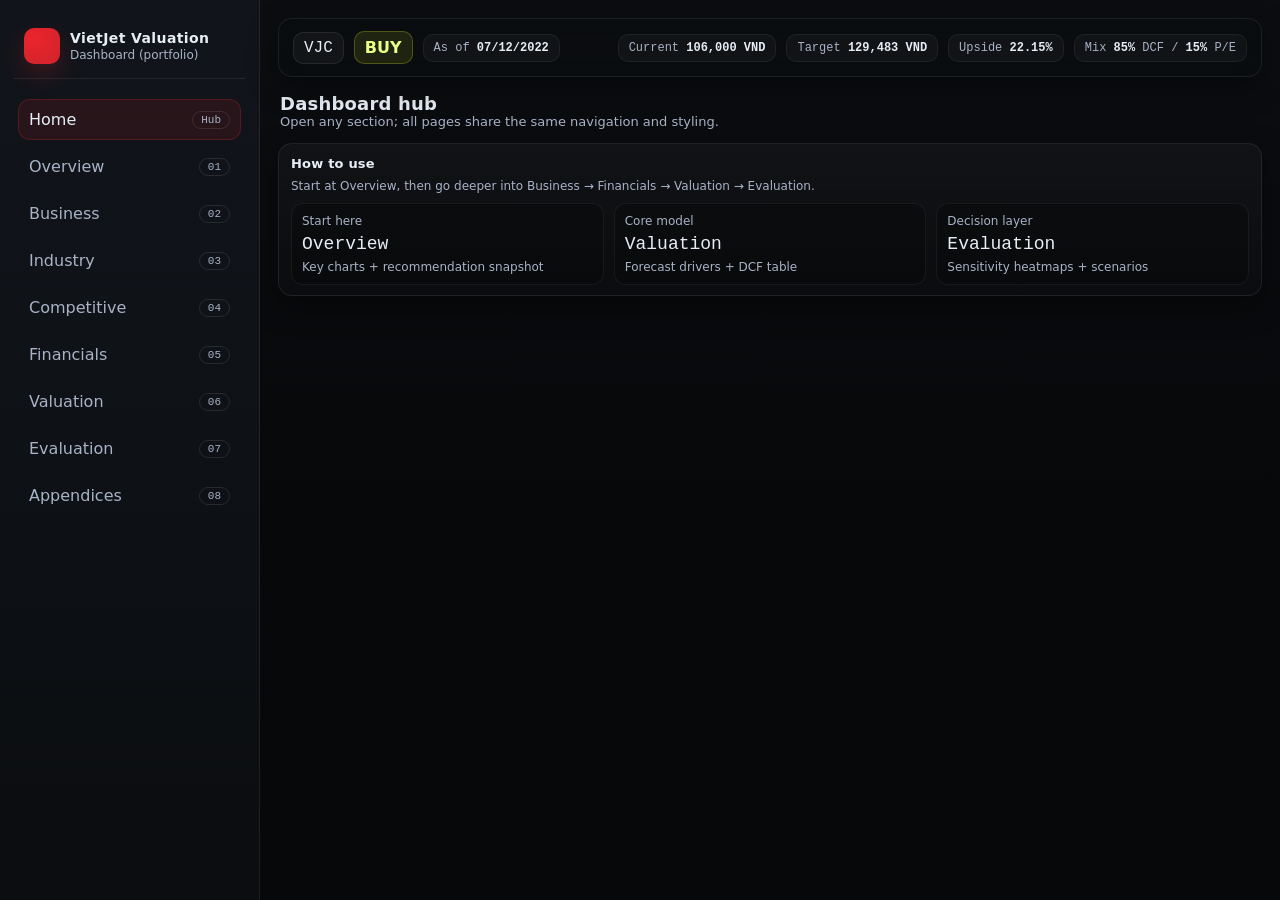
<file: index.html>
<!doctype html>
<html lang="en">
<head>
  <meta charset="utf-8" />
  <meta name="viewport" content="width=device-width, initial-scale=1" />
  <title>VietJet (VJC) — Equity Valuation Dashboard</title>
  <link rel="stylesheet" href="style.css" />
</head>
<body>
  <div class="layout">
    <aside class="sidebar">
      <div class="brand">
        <div class="brand-badge"></div>
        <div>
          <h1>VietJet Valuation</h1>
          <small>Dashboard (portfolio)</small>
        </div>
      </div>

      <nav class="nav">
        <a href="index.html" data-nav="home" class="active">Home <span class="tag">Hub</span></a>
        <a href="overview.html" data-nav="overview">Overview <span class="tag">01</span></a>
        <a href="business.html" data-nav="business">Business <span class="tag">02</span></a>
        <a href="industry.html" data-nav="industry">Industry <span class="tag">03</span></a>
        <a href="competitive.html" data-nav="competitive">Competitive <span class="tag">04</span></a>
        <a href="financials.html" data-nav="financials">Financials <span class="tag">05</span></a>
        <a href="valuation.html" data-nav="valuation">Valuation <span class="tag">06</span></a>
        <a href="evaluation.html" data-nav="evaluation">Evaluation <span class="tag">07</span></a>
        <a href="appendices.html" data-nav="appendices">Appendices <span class="tag">08</span></a>
      </nav>
    </aside>

    <main class="main">
      <div class="topbar" id="topRibbon"></div>

      <div class="page-title">
        <div>
          <h2>Dashboard hub</h2>
          <p>Open any section; all pages share the same navigation and styling.</p>
        </div>
      </div>

      <section class="grid">
        <div class="card" style="grid-column: span 12;">
          <h3>How to use</h3>
          <p class="sub">Start at Overview, then go deeper into Business → Financials → Valuation → Evaluation.</p>
          <div class="kpi-row">
            <a class="kpi" href="overview.html">
              <div class="label">Start here</div>
              <div class="value">Overview</div>
              <div class="delta">Key charts + recommendation snapshot</div>
            </a>
            <a class="kpi" href="valuation.html">
              <div class="label">Core model</div>
              <div class="value">Valuation</div>
              <div class="delta">Forecast drivers + DCF table</div>
            </a>
            <a class="kpi" href="evaluation.html">
              <div class="label">Decision layer</div>
              <div class="value">Evaluation</div>
              <div class="delta">Sensitivity heatmaps + scenarios</div>
            </a>
          </div>
         
        </div>
      </section>
    </main>
  </div>

  <script type="module">
    import { renderTopRibbon, setActiveNav } from "./common.js";
    renderTopRibbon();
    setActiveNav("home");
  </script>
</body>
</html>
</file>
<file: style.css>
:root{
  --bg-0:#0b0d10;
  --bg-1:#11151b;
  --bg-2:#151b24;
  --card:#0f1319;
  --border:rgba(255,255,255,.08);
  --text:#e7edf6;
  --muted:#a8b3c7;

  /* VietJet accents */
  --vj-red-1:#CE242C;
  --vj-red-2:#EC242C;
  --vj-red-3:#E52620;
  --vj-lime:#B9CC25;

  --good:#2dd4bf;
  --warn:#fbbf24;

  --radius:14px;
  --shadow: 0 10px 30px rgba(0,0,0,.35);
  --font: ui-sans-serif, system-ui, -apple-system, Segoe UI, Roboto, Arial, "Noto Sans", "Helvetica Neue", sans-serif;
  --mono: ui-monospace, SFMono-Regular, Menlo, Monaco, Consolas, "Liberation Mono", "Courier New", monospace;
}

*{ box-sizing:border-box; }
html,body{ height:100%; }
body{
  margin:0;
  font-family:var(--font);
  background:linear-gradient(180deg, var(--bg-0), #07080a 60%);
  color:var(--text);
}

a{ color:inherit; text-decoration:none; }
a:hover{ text-decoration:none; }

.layout{
  display:grid;
  grid-template-columns: 260px 1fr;
  min-height:100vh;
}

.sidebar{
  position:sticky;
  top:0;
  height:100vh;
  background:linear-gradient(180deg, var(--bg-1), var(--bg-0));
  border-right:1px solid var(--border);
  padding:18px 14px;
}

.brand{
  display:flex;
  align-items:center;
  gap:10px;
  padding:10px 10px 14px;
  border-bottom:1px solid var(--border);
  margin-bottom:12px;
}

.brand-badge{
  width:36px;height:36px;border-radius:10px;
  background: radial-gradient(circle at 30% 30%, var(--vj-red-2), var(--vj-red-1));
  box-shadow: 0 10px 24px rgba(206,36,44,.25);
}
.brand h1{
  font-size:14px;
  margin:0;
  letter-spacing:.4px;
}
.brand small{
  display:block;
  font-size:12px;
  color:var(--muted);
  margin-top:2px;
}

.nav{
  display:flex;
  flex-direction:column;
  gap:6px;
  padding:8px 4px;
}

.nav a{
  display:flex;
  align-items:center;
  justify-content:space-between;
  padding:10px 10px;
  border-radius:12px;
  color:var(--muted);
  border:1px solid transparent;
}
.nav a:hover{
  background:rgba(255,255,255,.03);
  border-color:rgba(255,255,255,.05);
  color:var(--text);
}
.nav a.active{
  background:rgba(206,36,44,.12);
  border-color:rgba(206,36,44,.28);
  color:var(--text);
}
.nav .tag{
  font-family:var(--mono);
  font-size:11px;
  padding:2px 8px;
  border-radius:999px;
  border:1px solid rgba(255,255,255,.10);
  color:var(--muted);
}

.main{
  padding:18px 18px 40px;
}

.topbar{
  position:sticky;
  top:0;
  z-index:10;
  background:rgba(11,13,16,.72);
  backdrop-filter: blur(10px);
  border:1px solid var(--border);
  border-radius: var(--radius);
  box-shadow: var(--shadow);
  padding:12px 14px;
  margin-bottom:16px;
}

.ribbon{
  display:flex;
  flex-wrap:wrap;
  gap:10px 14px;
  align-items:center;
  justify-content:space-between;
}
.ribbon-left{
  display:flex;
  align-items:center;
  gap:10px;
}
.ticker{
  font-family:var(--mono);
  padding:6px 10px;
  border-radius:10px;
  background:rgba(255,255,255,.04);
  border:1px solid rgba(255,255,255,.08);
}
.badge-buy{
  padding:6px 10px;
  border-radius:10px;
  background: rgba(185,204,37,.12);
  border:1px solid rgba(185,204,37,.30);
  color: #eaff8a;
  font-weight:600;
}
.metrics{
  display:flex;
  flex-wrap:wrap;
  gap:10px;
}
.metric{
  padding:6px 10px;
  border-radius:10px;
  background:rgba(255,255,255,.03);
  border:1px solid rgba(255,255,255,.06);
  color:var(--muted);
  font-family:var(--mono);
  font-size:12px;
}
.metric b{ color:var(--text); font-weight:700; }

.page-title{
  display:flex;
  align-items:end;
  justify-content:space-between;
  gap:12px;
  margin:6px 2px 14px;
}
.page-title h2{ margin:0; font-size:18px; letter-spacing:.2px; }
.page-title p{ margin:0; color:var(--muted); font-size:13px; }

.grid{
  display:grid;
  grid-template-columns: repeat(12, 1fr);
  gap:14px;
}

.card{
  background:linear-gradient(180deg, rgba(255,255,255,.03), rgba(255,255,255,.01));
  border:1px solid var(--border);
  border-radius: var(--radius);
  box-shadow: var(--shadow);
  padding:12px 12px 10px;
  min-height: 120px;
}
.card h3{
  margin:0 0 8px;
  font-size:13px;
  color:var(--text);
  letter-spacing:.2px;
}
.card .sub{
  margin:0 0 10px;
  color:var(--muted);
  font-size:12px;
}

.kpi-row{
  display:flex;
  flex-wrap:wrap;
  gap:10px;
}
.kpi{
  flex:1 1 140px;
  background:rgba(0,0,0,.20);
  border:1px solid rgba(255,255,255,.06);
  border-radius:12px;
  padding:10px;
}
.kpi .label{
  color:var(--muted);
  font-size:12px;
}
.kpi .value{
  font-family:var(--mono);
  font-size:18px;
  margin-top:6px;
}
.kpi .delta{
  margin-top:6px;
  font-size:12px;
  color:var(--muted);
}
.kpi .delta.up{ color: #b6ffb2; }
.kpi .delta.down{ color:#ffb4b4; }

.chart-wrap{
  position:relative;
  height:320px;
}
.chart-wrap.tall{ height:380px; }
.chart-wrap.short{ height:240px; }

.table{
  width:100%;
  border-collapse:collapse;
  font-family:var(--mono);
  font-size:12px;
}
.table th,.table td{
  padding:8px 8px;
  border-bottom:1px solid rgba(255,255,255,.06);
  text-align:right;
}
.table th:first-child,.table td:first-child{ text-align:left; }
.table thead th{
  position:sticky; top:0;
  background:rgba(17,21,27,.9);
  backdrop-filter: blur(10px);
  z-index:2;
  color:var(--muted);
  font-weight:700;
}

.footer-note{
  margin-top:10px;
  color:var(--muted);
  font-size:12px;
}

@media (max-width: 980px){
  .layout{ grid-template-columns: 1fr; }
  .sidebar{ position:relative; height:auto; }
}

.btn{
  display:inline-flex;
  align-items:center;
  gap:8px;
  padding:8px 10px;
  border-radius:12px;
  border:1px solid rgba(255,255,255,.10);
  background:rgba(255,255,255,.03);
  color:var(--text);
  cursor:pointer;
  font-family:var(--mono);
  font-size:12px;
}
.btn:hover{
  border-color: rgba(185,204,37,.45);
  box-shadow: 0 0 0 3px rgba(185,204,37,.10);
}
.btn-row{
  display:flex;
  gap:10px;
  flex-wrap:wrap;
  margin:8px 0 10px;
}
.accordion{
  border:1px solid var(--border);
  border-radius: var(--radius);
  overflow:hidden;
  background: rgba(255,255,255,.02);
}
.acc-item{ border-top:1px solid rgba(255,255,255,.06); }
.acc-item:first-child{ border-top:none; }
.acc-head{
  width:100%;
  text-align:left;
  padding:12px 12px;
  background: rgba(0,0,0,.18);
  color: var(--text);
  cursor:pointer;
  border:none;
  display:flex;
  justify-content:space-between;
  align-items:center;
}
.acc-head span{
  color: var(--muted);
  font-size:12px;
  font-family: var(--mono);
}
.acc-body{
  display:none;
  padding:12px;
}
.acc-body.open{ display:block; }
</file>
